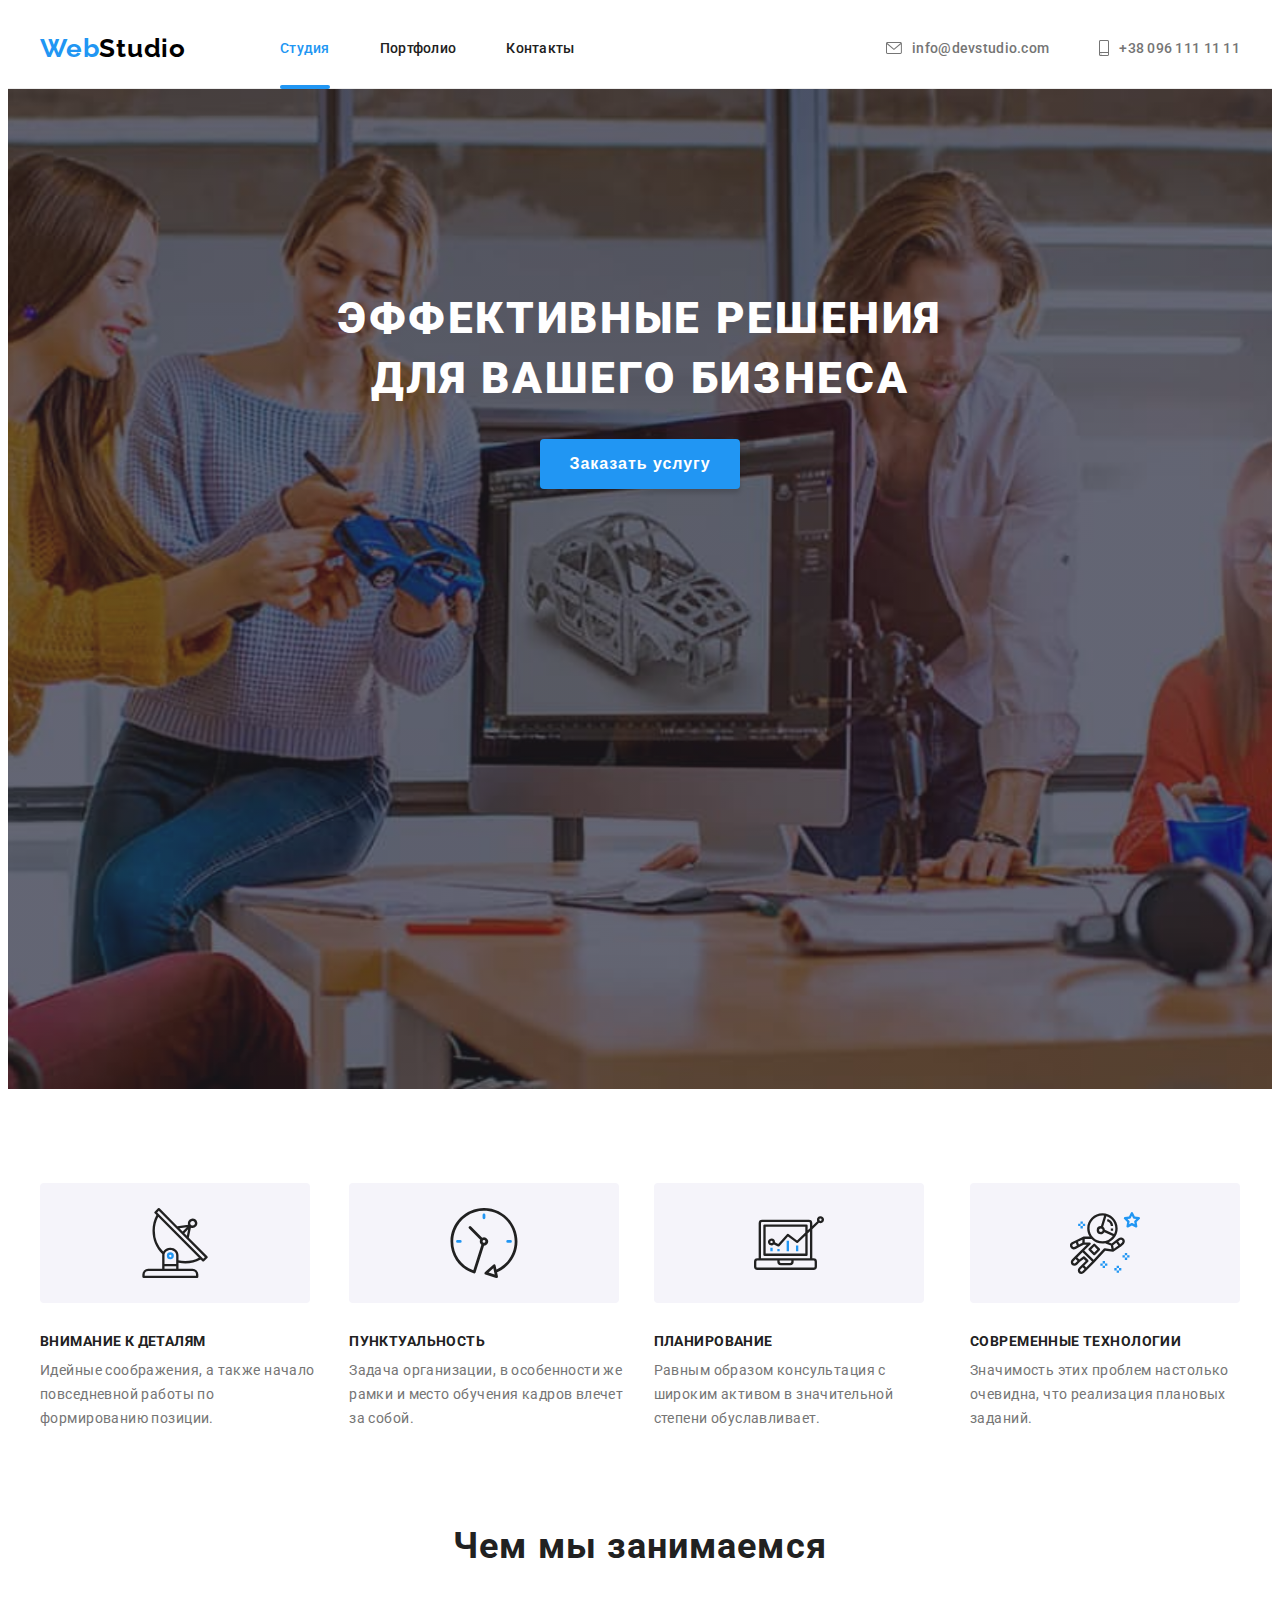
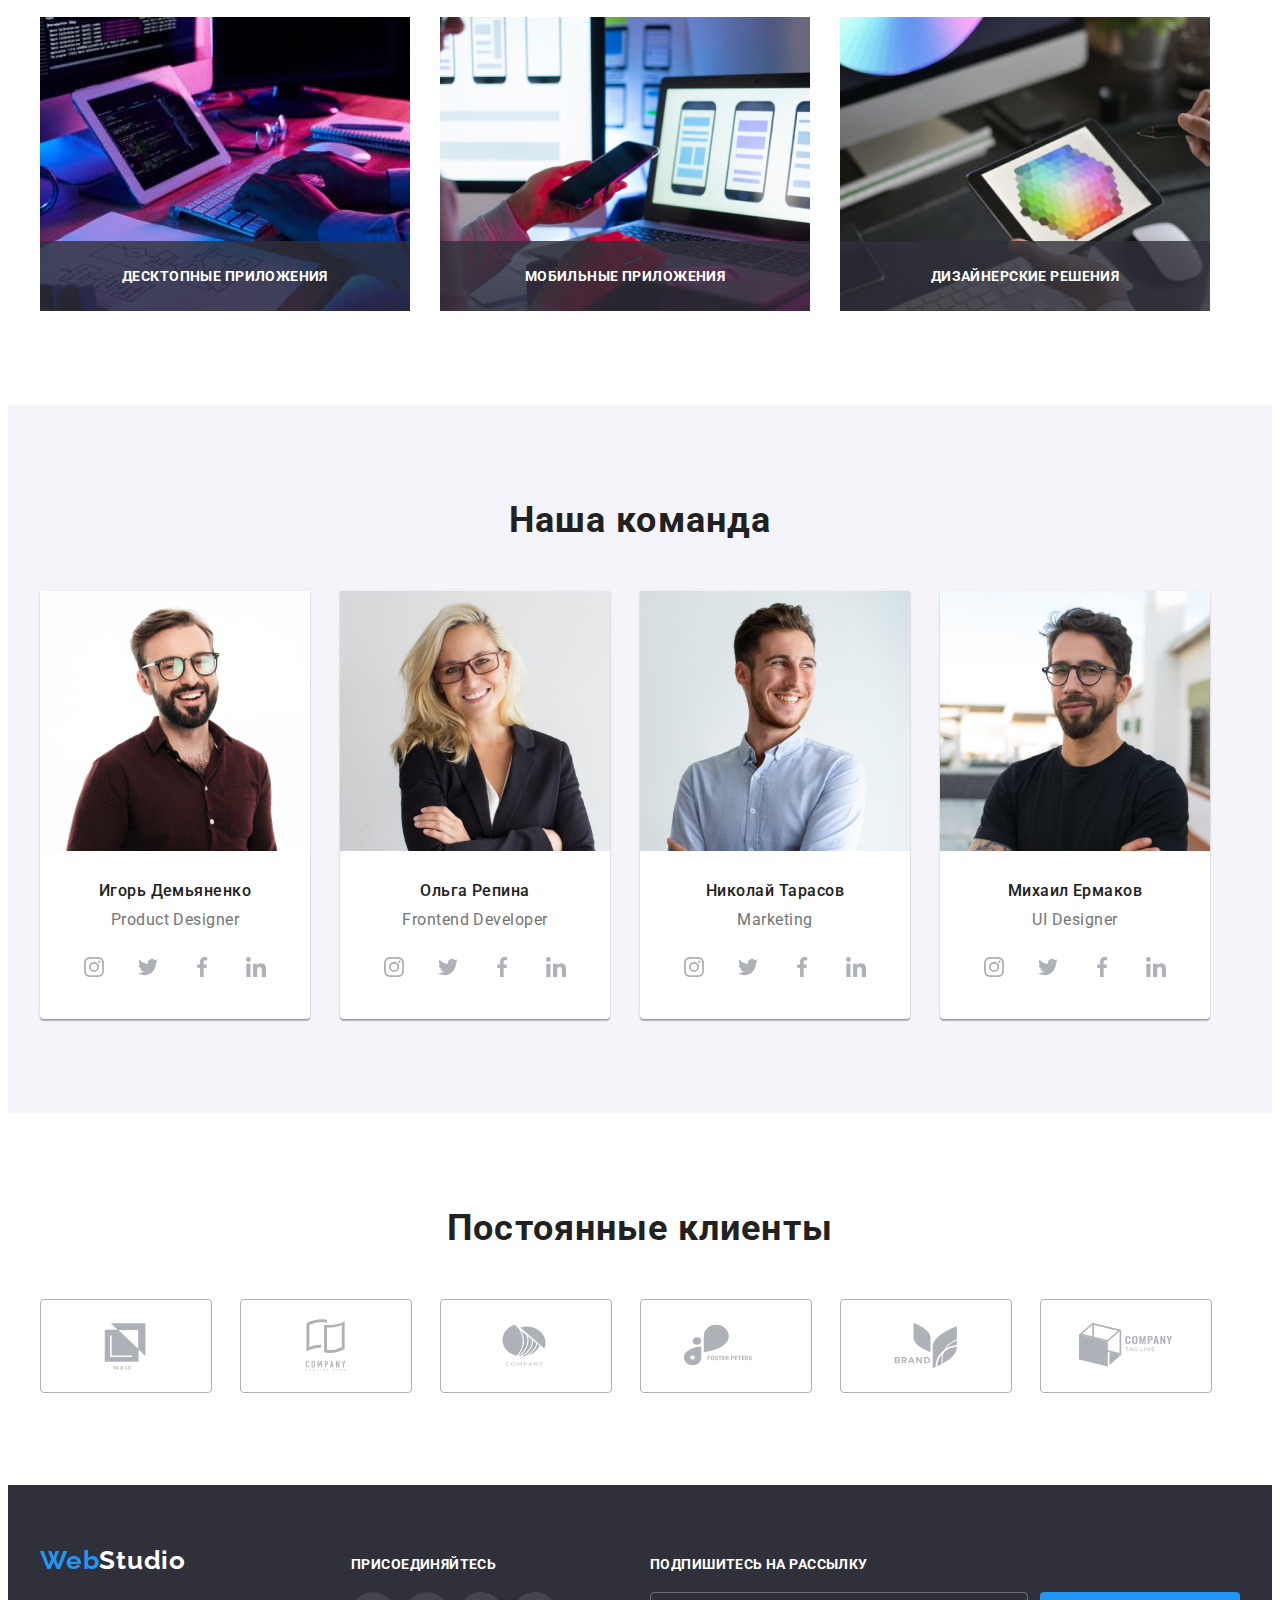
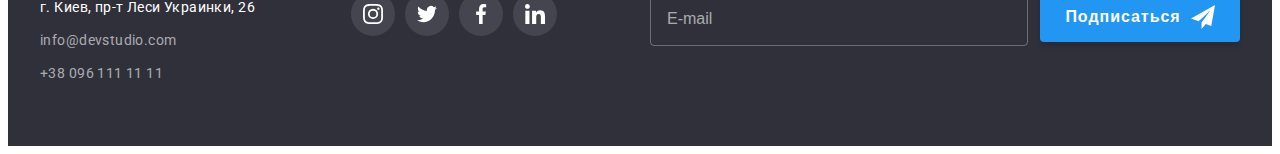
<file: index.html>
<!DOCTYPE html>
<html lang="ru">

<head>
    <meta charset="UTF-8">
    <meta http-equiv="X-UA-Compatible" content="IE=edge">
    <meta name="viewport" content="width=device-width, initial-scale=1.0">
    <title>Студия</title>
    <link rel="preconnect" href="https://fonts.googleapis.com">
    <link rel="preconnect" href="https://fonts.gstatic.com" crossorigin>
    <link href="https://fonts.googleapis.com/css2?family=Raleway:wght@700&family=Roboto:wght@400;500;700;900&display=swap"
        rel="stylesheet">
    <link rel="stylesheet" href="https://cdnjs.cloudflare.com/ajax/libs/modern-normalize/1.1.0/modern-normalize.min.css"
        integrity="sha512-wpPYUAdjBVSE4KJnH1VR1HeZfpl1ub8YT/NKx4PuQ5NmX2tKuGu6U/JRp5y+Y8XG2tV+wKQpNHVUX03MfMFn9Q=="
        crossorigin="anonymous" referrerpolicy="no-referrer" />
    <link rel="stylesheet" href="./css/styles.css">
</head>

<body>

    <!-- Шапка -->

    <header class="header">
        <div class="container main-nav">
            <nav class="nav">
                <a href="./index.html" lang="en" class="logo">Web<span class="logo-dark">Studio</span></a>
                <ul class="site-nav">
                    <li class="site-nav-item"> <a href="" class="site-nav-link current">Студия</a></li>
                    <li class="site-nav-item"> <a href="./portfolio.html" class="site-nav-link">Портфолио</a></li>
                    <li class="site-nav-item"> <a href="" class="site-nav-link">Контакты</a></li>
                </ul>
            </nav>
            <ul class="contacts">
                <li class="contacts-item"><a href="mailto:info@devstudio.com" class="contacts-link">
                    <svg class="icon-contacts" width="16" height="14">
                        <use href="./images/icons.svg#envelope"></use>
                    </svg>
                    info@devstudio.com</a></li>
                <li class="contacts-item"><a href="tel:+380961111111" class="contacts-link">
                    <svg class="icon-contacts" width="10" height="16">
                        <use href="./images/icons.svg#smartphone"></use>
                    </svg>
                    +38 096 111 11 11</a></li>
            </ul>
        </div>
    </header>

    <main>

        <!-- Герой -->
         <section class="hero">
             <div class="container">
                <h1 class="hero-title">Эффективные решения <br> для вашего бизнеса</h1>
                <button type="button" class="hero-btn" data-modal-open>Заказать услугу</button>
            </div>
        </section>

        <!-- Преимущества -->

        <section class="features section">
            <div class="container">
                <h2 class="visually-hidden">Наши преимущества</h2>
                <ul class="features-list">
                    
                    <li class="item">
                        <div class="features-icon">
                            <svg width="70" height="70">
                                <use href="./images/icons.svg#antenna"></use>
                            </svg>
                        </div>
                        <h3 class="features-title">Внимание к деталям</h3>
                        <p class="features-text">Идейные соображения, а также начало повседневной работы по формированию позиции.</p>
                       
                    </li>
                    <li class="item">
                        <div class="features-icon">
                            <svg width="70" height="70">
                                <use href="./images/icons.svg#clock"></use>
                            </svg>
                        </div>
                        <h3 class="features-title">Пунктуальность</h3>
                        <p class="features-text">Задача организации, в особенности же рамки и место обучения кадров влечет за собой.</p>
                    </li>
                    <li class="item">
                        <div class="features-icon">
                            <svg width="70" height="70">
                                <use href="./images/icons.svg#diagram"></use>
                            </svg>
                        </div>
                        <h3 class="features-title">Планирование</h3>
                        <p class="features-text">Равным образом консультация с широким активом в значительной степени обуславливает.</p>
                    </li>
                    <li class="item">
                        <div class="features-icon">
                            <svg width="70" height="70">
                                <use href="./images/icons.svg#astronaut"></use>
                            </svg>
                        </div>
                        <h3 class="features-title">Современные технологии</h3>
                        <p class="features-text">Значимость этих проблем настолько очевидна, что реализация плановых заданий.</p>
                    </li>
                </ul>
            </div>
        </section>

        <!-- Чем занимаемся -->

        <section class="about section">
            <div class="container">
                <h2 class="about-title">Чем мы занимаемся</h2>
                <ul class="about-list">
                    <li class="about-item">
                        <img src="./images/about-img-1.jpg" alt="разработчик пишет код" width="370" height="294">
                        <p class="about-text">Десктопные приложения</p>
                    </li>
                    <li class="about-item">
                        <img src="./images/about-img-2.jpg" alt="разработчик создает мобильное приложение" width="370"
                            height="294">
                        <p class="about-text">Мобильные приложения</p>
                     </li>
                    <li class="about-item">
                        <img src="./images/about-img-3.jpg" alt="дизайнер работает с цветовой палитрой" width="370"
                            height="294">
                        <p class="about-text">Дизайнерские решения</p>
                    </li>
                </ul>
            </div>
        </section>

        <!-- Наша команда -->

        <section class="team section">
            <div class="container">
                <h2 class="team-section-title">Наша команда</h2>
                <ul class="team-list">
                    <li class="team-item">
                        <img src="./images/product-designer.jpg" alt="Игорь Демьяненко" width="270" height="260">
                        <div class="team-card">
                            <h3 class="team-title">Игорь Демьяненко</h3>
                            <p lang="en" class="team-text">Product Designer</p>
                            <ul class="team-socials-list">
                                <li class="team-socials-item">
                                    <a href="" class="team-socials-link">
                                        <svg class="team-socials-icon">
                                            <use href="./images/icons.svg#instagram"></use>
                                        </svg>
                                    </a>
                                </li>
                                <li class="team-socials-item">
                                    <a href="" class="team-socials-link">
                                        <svg class="team-socials-icon">
                                            <use href="./images/icons.svg#twitter"></use>
                                        </svg>
                                    </a>
                                </li>
                                <li class="team-socials-item">
                                    <a href="" class="team-socials-link">
                                        <svg class="team-socials-icon">
                                            <use href="./images/icons.svg#facebook"></use>
                                        </svg>
                                    </a>
                                </li>
                                <li class="team-socials-item">
                                    <a href="" class="team-socials-link">
                                        <svg class="team-socials-icon">
                                            <use href="./images/icons.svg#linkedin"></use>
                                        </svg>
                                    </a>
                                </li>
                            </ul>
                        </div>
                        
                    </li>
                    <li class="team-item">
                        <img src="./images/frontend-developer.jpg" alt="Ольга Репина" width="270" height="260">
                        <div class="team-card">
                            <h3 class="team-title">Ольга Репина</h3>
                            <p lang="en" class="team-text">Frontend Developer</p>
                            <ul class="team-socials-list">
                                <li class="team-socials-item">
                                    <a href="" class="team-socials-link">
                                        <svg class="team-socials-icon">
                                            <use href="./images/icons.svg#instagram"></use>
                                        </svg>
                                    </a>
                                </li>
                                <li class="team-socials-item">
                                    <a href="" class="team-socials-link">
                                        <svg class="team-socials-icon">
                                            <use href="./images/icons.svg#twitter"></use>
                                        </svg>
                                    </a>
                                </li>
                                <li class="team-socials-item">
                                    <a href="" class="team-socials-link">
                                        <svg class="team-socials-icon">
                                            <use href="./images/icons.svg#facebook"></use>
                                        </svg>
                                    </a>
                                </li>
                                <li class="team-socials-item">
                                    <a href="" class="team-socials-link">
                                        <svg class="team-socials-icon">
                                            <use href="./images/icons.svg#linkedin"></use>
                                        </svg>
                                    </a>
                                </li>
                            </ul>
                        </div>
                    </li>
                    <li class="team-item">
                        <img src="./images/marketing.jpg" alt="Николай Тарасов" width="270" height="260">
                        <div class="team-card">
                            <h3 class="team-title">Николай Тарасов</h3>
                            <p lang="en" class="team-text">Marketing</p>
                            <ul class="team-socials-list">
                                <li class="team-socials-item">
                                    <a href="" class="team-socials-link">
                                        <svg class="team-socials-icon">
                                            <use href="./images/icons.svg#instagram"></use>
                                        </svg>
                                    </a>
                                </li>
                                <li class="team-socials-item">
                                    <a href="" class="team-socials-link">
                                        <svg class="team-socials-icon">
                                            <use href="./images/icons.svg#twitter"></use>
                                        </svg>
                                    </a>
                                </li>
                                <li class="team-socials-item">
                                    <a href="" class="team-socials-link">
                                        <svg class="team-socials-icon">
                                            <use href="./images/icons.svg#facebook"></use>
                                        </svg>
                                    </a>
                                </li>
                                <li class="team-socials-item">
                                    <a href="" class="team-socials-link">
                                        <svg class="team-socials-icon">
                                            <use href="./images/icons.svg#linkedin"></use>
                                        </svg>
                                    </a>
                                </li>
                            </ul>
                        </div>
                    </li>
                    <li class="team-item">
                        <img src="./images/ui-designer.jpg" alt="Михаил Ермаков" width="270" height="260">
                        <div class="team-card">
                            <h3 class="team-title">Михаил Ермаков</h3>
                            <p lang="en" class="team-text">UI Designer</p>
                            <ul class="team-socials-list">
                                <li class="team-socials-item">
                                    <a href="" class="team-socials-link">
                                        <svg class="team-socials-icon">
                                            <use href="./images/icons.svg#instagram"></use>
                                        </svg>
                                    </a>
                                </li>
                                <li class="team-socials-item">
                                    <a href="" class="team-socials-link">
                                        <svg class="team-socials-icon">
                                            <use href="./images/icons.svg#twitter"></use>
                                        </svg>
                                    </a>
                                </li>
                                <li class="team-socials-item">
                                    <a href="" class="team-socials-link">
                                        <svg class="team-socials-icon">
                                            <use href="./images/icons.svg#facebook"></use>
                                        </svg>
                                    </a>
                                </li>
                                <li class="team-socials-item">
                                    <a href="" class="team-socials-link">
                                        <svg class="team-socials-icon">
                                            <use href="./images/icons.svg#linkedin"></use>
                                        </svg>
                                    </a>
                                </li>
                            </ul>
                        </div>
                    </li>
                </ul>
            </div>
        </section>

        <section class="section">
            <div class="container">
                <h2 class="clients-section-title">Постоянные клиенты</h2>
                <ul class="clients">
                    <li class="clients-item">
                        <a href="" class="clients-link">
                            <svg class="clients-icon">
                                <use href="./images/icons.svg#client-1"></use>
                            </svg>
                        </a>                
                    </li>
                    <li class="clients-item">
                        <a href="" class="clients-link">
                            <svg class="clients-icon">
                                 <use href="./images/icons.svg#client-2"></use>
                            </svg>
                        </a>                       
                    </li>
                    <li class="clients-item">
                        <a href="" class="clients-link">
                            <svg class="clients-icon">
                                <use href="./images/icons.svg#client-3"></use>
                            </svg>
                        </a>                        
                    </li>
                    <li class="clients-item">
                        <a href="" class="clients-link">
                            <svg class="clients-icon">
                                <use href="./images/icons.svg#client-4"></use>
                            </svg>
                        </a>
                        
                    </li>
                    <li class="clients-item">
                       <a href="" class="clients-link">
                            <svg class="clients-icon">
                                <use href="./images/icons.svg#client-5"></use>
                            </svg>
                        </a>                        
                    </li>
                    <li class="clients-item">
                        <a href="" class="clients-link">
                            <svg class="clients-icon">
                                <use href="./images/icons.svg#client-6"></use>
                            </svg>
                         </a>        
                    </li>
                </ul>
            </div>

        </section>

    </main>

    <!-- Футер  -->

    <footer class="footer section">
        <div class="container footer-container">
            <div class="footer-div">
                <a href="./index.html" lang="en" class="logo">Web<span class="logo-light">Studio</span></a>
                <address class="address">
                    <ul class="footer-contacts">
                        <li class="footer-contacts-item">
                            <a href="https://goo.gl/maps/NeyZ6z4y3fE3uN9k6" target="_blank" rel="noopener noreferrer nofollow" class="footer-contacts-link link-white">
                                г. Киев, пр-т Леси Украинки, 26</a>
                        </li>
                        <li class="footer-contacts-item">
                            <a href="mailto:info@devstudio.com" class="footer-contacts-link">info@devstudio.com</a>
                        </li>
                        <li class="footer-contacts-item">
                            <a href="tel:+380961111111" class="footer-contacts-link">+38 096 111 11 11</a>
                        </li>
                    </ul>
                </address>
            </div>
            <div class="join">
                <p class="join-text">Присоединяйтесь</p>
                <ul class="join-socials-list">
                    <li class="join-socials-item">
                        <a href="" class="join-socials-link">
                            <svg class="join-socials-icon">
                                <use href="./images/icons.svg#instagram"></use>
                            </svg>
                        </a>
                    </li>
                    <li class="join-socials-item">
                        <a href="" class="join-socials-link">
                            <svg class="join-socials-icon">
                                <use href="./images/icons.svg#twitter"></use>
                            </svg>
                        </a>
                    </li>
                    <li class="join-socials-item">
                        <a href="" class="join-socials-link">
                            <svg class="join-socials-icon">
                                <use href="./images/icons.svg#facebook"></use>
                            </svg>
                        </a>
                    </li>
                    <li class="join-socials-item">
                        <a href="" class="join-socials-link">
                            <svg class="join-socials-icon">
                                <use href="./images/icons.svg#linkedin"></use>
                            </svg>
                        </a>
                    </li>
                </ul>
            </div>
            <div>
                <p class="subscribe-text">Подпишитесь на рассылку</p>
                <form class="subscribe">
                    <input type="email" name="email" placeholder="E-mail" class="email-input">
                    <button type="submit" class="subscribe-btn">
                        Подписаться
                        <svg class="subscribe-icon" width="24px" height="24px">
                            <use href="images/icons.svg#icon-send"></use>
                        </svg>
                    </button>
                </form>

            </div>
        </div>
    </footer>

    <!-- Модальное окно  -->

    <div class="backdrop is-hidden" data-modal>
        <div class="modal">
            <button type="button" class="modal-close-btn" data-modal-close>
                <svg class="close-btn" width="18px" height="18px">
                    <use href="images/icons.svg#close-icon"></use>
                </svg>
            </button>
            <p class="modal-title">Оставьте свои данные, мы вам перезвоним</p>
            <form class="modal-form">
                <div class="form-field">
                    <input 
                        type="text" 
                        name="user-name" 
                        id="input-name"
                        class="modal-input" 
                        placeholder=" "
                        data-placeholder="Имя Фамилия">
                       
                    <label for="input-name" class="modal-label">Имя</label>
                    <svg class="modal-icon" width="18px" height="18px">
                        <use href="images/icons.svg#person-black"></use>
                    </svg>
                </div>
                <div class="form-field">
                    <input 
                        type="tel" 
                        name="user-tel" 
                        id="input-tel"
                        class="modal-input" 
                        placeholder=" "
                        data-placeholder="+3800-00-00-000">

                    <label for="input-tel" class="modal-label">Телефон</label>
                    <svg class="modal-icon" width="18px" height="18px">
                        <use href="images/icons.svg#phone-black"></use>
                    </svg>

                </div>
                <div class="form-field">
                    <input 
                        type="email" 
                        name="user-email" 
                        id="input-email"
                        class="modal-input" 
                        placeholder=" "
                        data-placeholder="mail@mail.com">
                    <label for="input-email" class="modal-label">Почта</label>
                    <svg class="modal-icon" width="18px" height="18px">
                        <use href="images/icons.svg#email-black"></use>
                    </svg>
                </div>
                <div class="comment-field">
                    <textarea 
                    name="user-comment" 
                    id="input-comment" 
                    class="modal-input comment" 
                    cols="30" rows="10" 
                    placeholder=" "
                    data-placeholder="Введите текст"></textarea>
                    <label for="input-comment" class="modal-label comment-label">Комментарий</label>
                </div>

                <div class="form-field">
                    <input type="checkbox" class="modal-check visually-hidden" id="modal-check" name="modal-check">
                    <label for="modal-check" class="checkbox-label">
                        <span>
                            <svg class="checkbox-icon" width="16" height="15">
                                <use href="images/icons.svg#check"></use>
                            </svg>
                        </span>
                        Соглашаюсь с рассылкой и принимаю<a href="" class="agreement-link">Условия договора</a>
                    </label>
                </div>
                
                <button type="submit" class="modal-btn">Отправить</button>
                

            </form>

            
        </div>
    </div>

    <script src="./js/modal.js"></script>

</body>

</html>
</file>
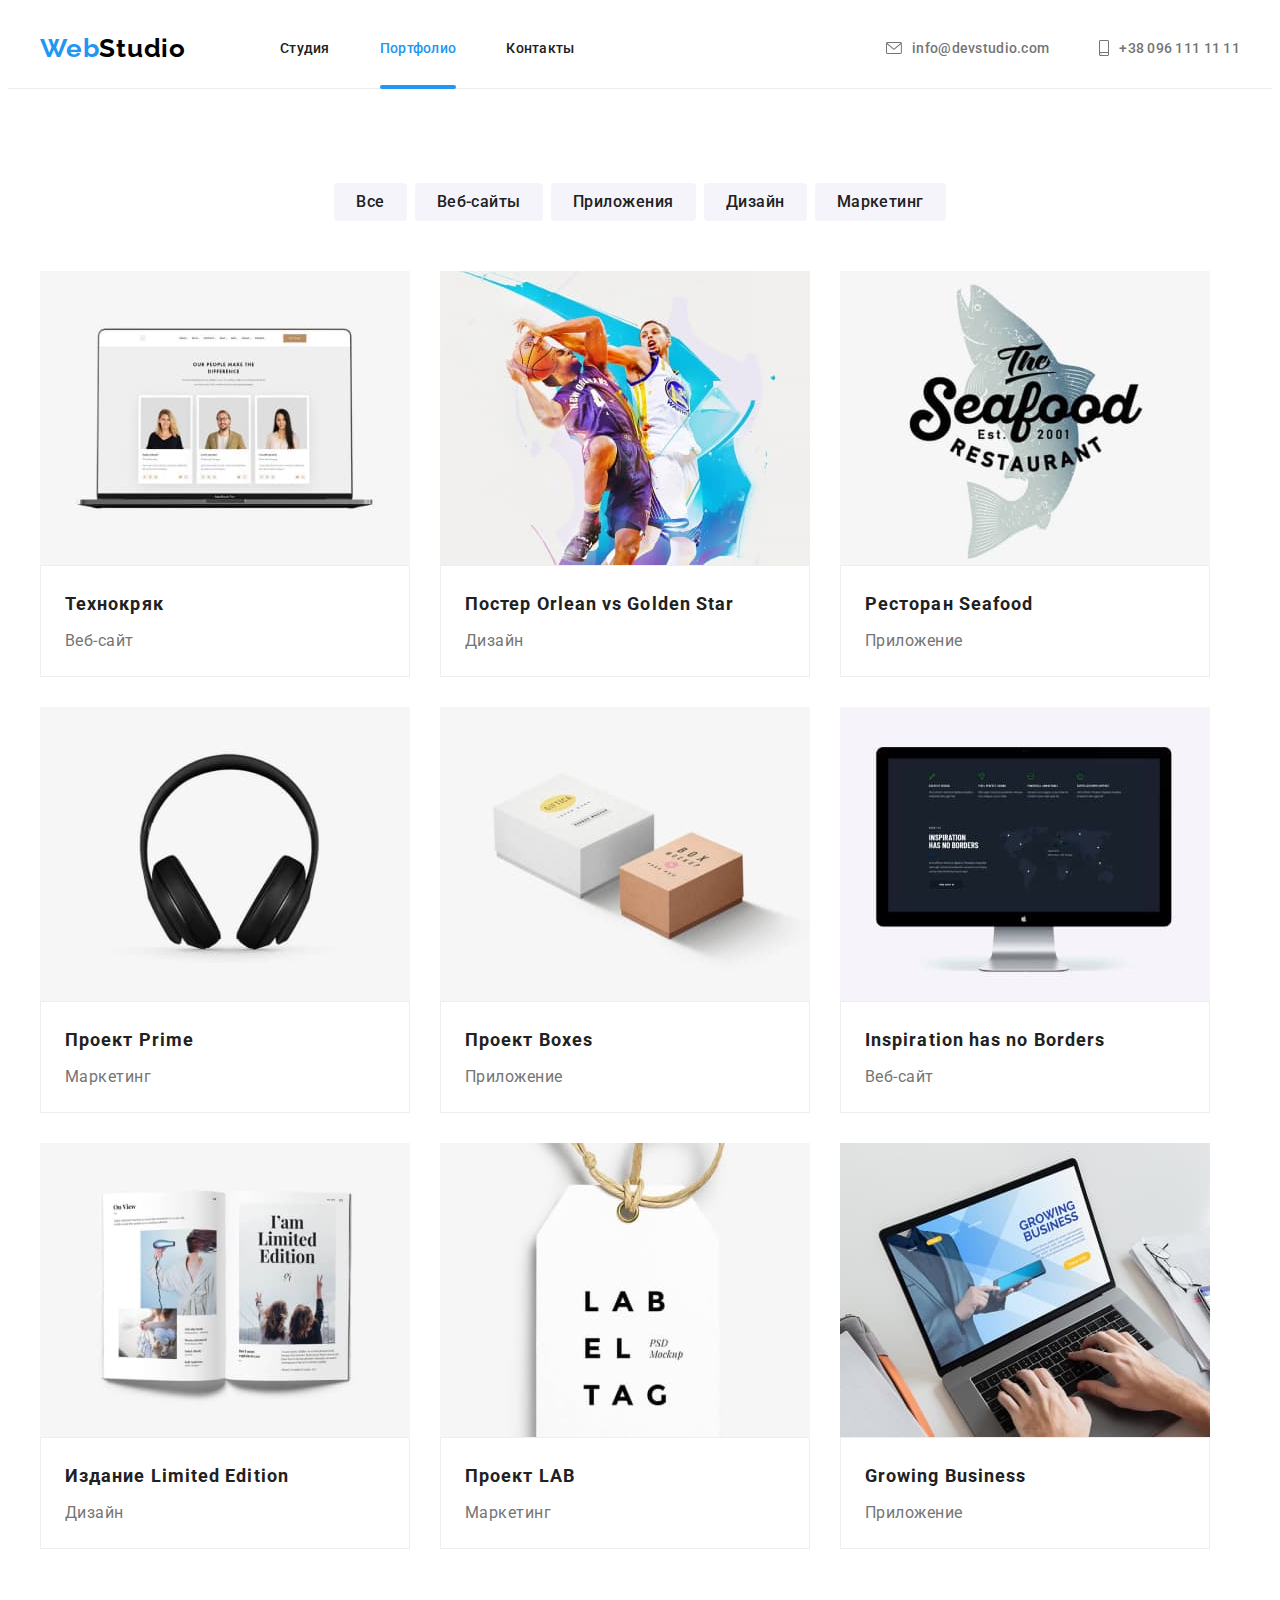
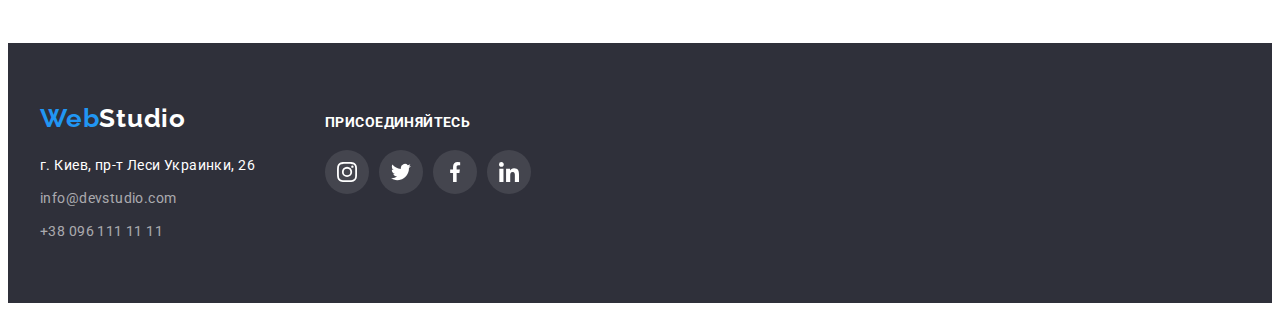
<file: portfolio.html>
<!DOCTYPE html>
<html lang="ru">

<head>
    <meta charset="UTF-8">
    <meta http-equiv="X-UA-Compatible" content="IE=edge">
    <meta name="viewport" content="width=device-width, initial-scale=1.0">
    <title>Портфолио</title>
    <link rel="preconnect" href="https://fonts.googleapis.com">
    <link rel="preconnect" href="https://fonts.gstatic.com" crossorigin>
    <link href="https://fonts.googleapis.com/css2?family=Raleway:wght@700&family=Roboto:wght@400;500;700;900&display=swap"
        rel="stylesheet">
    <link rel="stylesheet" href="https://cdnjs.cloudflare.com/ajax/libs/modern-normalize/1.1.0/modern-normalize.min.css"
        integrity="sha512-wpPYUAdjBVSE4KJnH1VR1HeZfpl1ub8YT/NKx4PuQ5NmX2tKuGu6U/JRp5y+Y8XG2tV+wKQpNHVUX03MfMFn9Q=="
        crossorigin="anonymous" referrerpolicy="no-referrer" />
    <link rel="stylesheet" href="./css/styles.css">
</head>

<body>

    <!-- Шапка -->

    <header class="header">
        <div class="container main-nav">
            <nav class="nav">
                <a href="./index.html" lang="en" class="logo">Web<span class="logo-dark">Studio</span></a>
                <ul class="site-nav">
                    <li class="site-nav-item"> <a href="./index.html" class="site-nav-link">Студия</a></li>
                    <li class="site-nav-item"> <a href="./portfolio.html" class="site-nav-link current">Портфолио</a></li>
                    <li class="site-nav-item"> <a href="" class="site-nav-link">Контакты</a></li>
                </ul>
            </nav>
            <ul class="contacts">
                <li class="contacts-item"><a href="mailto:info@devstudio.com" class="contacts-link">
                        <svg class="icon-contacts" width="16" height="14">
                            <use href="./images/icons.svg#envelope"></use>
                        </svg>
                        info@devstudio.com</a></li>
                <li class="contacts-item"><a href="tel:+380961111111" class="contacts-link">
                        <svg class="icon-contacts" width="10" height="16">
                            <use href="./images/icons.svg#smartphone"></use>
                        </svg>
                        +38 096 111 11 11</a></li>
            </ul>
        </div>
    </header>

    <main>

        <!-- Портфолио -->

        <section class="section">
            <div class="container">

                <h1 class="visually-hidden">Портфолио</h1>

                <ul class="filter">
                    <li class="filter-item"> <button type="button" class="filter-btn">Все</button></li>
                    <li class="filter-item"> <button type="button" class="filter-btn">Веб-сайты</button></li>
                    <li class="filter-item"> <button type="button" class="filter-btn">Приложения</button></li>
                    <li class="filter-item"> <button type="button" class="filter-btn">Дизайн</button></li>
                    <li class="filter-item"> <button type="button" class="filter-btn">Маркетинг</button></li>
                </ul>

                <ul class="portfolio-list">
                    <li class="item"> 
                        <a href="" class="portfolio-link">
                            <div class="portfolio-wrap">
                                <img src="./images/technokryak.jpg" alt="Веб-сайт" width="370" height="294">
                                <p class="description-text">Технокряк это современная площадка распространения коронавируса. Компании используют эту платформу для цифрового
                                    шпионажа и атак на защищённые сервера конкурентов.</p>
                            </div>
                            <div class="portfolio-card">
                                <h2 class="portfolio-title">Технокряк</h2>
                                <p class="portfolio-text">Веб-сайт</p>
                            </div>
                        </a>
                    </li>
                    <li class="item"> 
                        <a href="" class="portfolio-link">
                            <div class="portfolio-wrap">
                                <img src="./images/poster.jpg" alt="Постер с баскетболистами" width="370" height="294">
                                <p class="description-text">Технокряк это современная площадка распространения коронавируса. Компании используют эту
                                    платформу для цифрового
                                    шпионажа и атак на защищённые сервера конкурентов.</p>
                            </div>
                            <div class="portfolio-card">
                                <h2 class="portfolio-title">Постер <span lang="en">Orlean vs Golden Star</span></h2>
                                <p class="portfolio-text">Дизайн</p>
                            </div>
                        </a>
                    </li>
                    <li class="item">
                        <a href="" class="portfolio-link">
                            <div class="portfolio-wrap">
                                <img src="./images/seafood.jpg" alt="Логотип Ресторана" width="370" height="294">
                                <p class="description-text">Технокряк это современная площадка распространения коронавируса. Компании используют эту
                                    платформу для цифрового
                                    шпионажа и атак на защищённые сервера конкурентов.</p>
                            </div>
                            <div class="portfolio-card">
                                <h2 class="portfolio-title">Ресторан <span lang="en">Seafood</span></h2>
                                <p class="portfolio-text">Приложение</p>
                            </div>
                        </a>
                    </li>
                    <li class="item">
                        <a href="" class="portfolio-link">
                            <div class="portfolio-wrap">
                                <img src="./images/prime.jpg" alt="Наушники" width="370" height="294">
                                <p class="description-text">Технокряк это современная площадка распространения коронавируса. Компании используют эту
                                    платформу для цифрового
                                    шпионажа и атак на защищённые сервера конкурентов.</p>
                            </div>
                            <div class="portfolio-card">
                                <h2 class="portfolio-title">Проект <span lang="en">Prime</span></h2>
                                <p class="portfolio-text">Маркетинг</p>
                            </div>    
                        </a>
                    </li>
                    <li class="item">
                        <a href="" class="portfolio-link">
                            <div class="portfolio-wrap">
                                <img src="./images/boxes.jpg" alt="Коробки" width="370" height="294">
                                <p class="description-text">Технокряк это современная площадка распространения коронавируса. Компании используют эту
                                    платформу для цифрового
                                    шпионажа и атак на защищённые сервера конкурентов.</p>
                            </div>
                            <div class="portfolio-card">
                                <h2 class="portfolio-title">Проект <span lang="en">Boxes</span></h2>
                                <p class="portfolio-text">Приложение</p>
                            </div>     
                        </a>
                    </li>
                    <li class="item">
                        <a href="" class="portfolio-link">
                            <div class="portfolio-wrap">
                                <img src="./images/desktop.jpg" alt="Монитор" width="370" height="294">
                                <p class="description-text">Технокряк это современная площадка распространения коронавируса. Компании используют эту
                                    платформу для цифрового
                                    шпионажа и атак на защищённые сервера конкурентов.</p>
                            </div>
                            <div class="portfolio-card">
                                <h2 lang="en" class="portfolio-title">Inspiration has no Borders</h2>
                                <p class="portfolio-text">Веб-сайт</p>
                            </div>
                        </a>
                    </li>
                    <li class="item">
                        <a href="" class="portfolio-link">
                            <div class="portfolio-wrap">
                                <img src="./images/limited-edition.jpg" alt="Книга" width="370" height="294">
                                <p class="description-text">Технокряк это современная площадка распространения коронавируса. Компании используют эту
                                    платформу для цифрового
                                    шпионажа и атак на защищённые сервера конкурентов.</p>
                            </div>
                            <div class="portfolio-card">
                                <h2 class="portfolio-title">Издание <span lang="en">Limited Edition</span></h2>
                                <p class="portfolio-text">Дизайн</p>
                            </div>
                        </a>
                    </li>
                    <li class="item">
                        <a href="" class="portfolio-link">
                            <div class="portfolio-wrap">
                                <img src="./images/lab.jpg" alt="Бирка с логотипом" width="370" height="294">
                                <p class="description-text">Технокряк это современная площадка распространения коронавируса. Компании используют эту
                                    платформу для цифрового
                                    шпионажа и атак на защищённые сервера конкурентов.</p>
                                </div>
                            <div class="portfolio-card">
                                <h2 class="portfolio-title">Проект <span lang="en">LAB</span></h2>
                                <p class="portfolio-text">Маркетинг</p>
                            </div>
                        </a>
                    </li>
                    <li class="item">
                        <a href="" class="portfolio-link">
                            <div class="portfolio-wrap">
                                <img src="./images/laptop.jpg" alt="Ноутбук" width="370" height="294">
                                <p class="description-text">Технокряк это современная площадка распространения коронавируса. Компании используют эту
                                    платформу для цифрового
                                    шпионажа и атак на защищённые сервера конкурентов.</p>
                                </div>
                            <div class="portfolio-card">
                                <h2 lang="en" class="portfolio-title">Growing Business</h2>
                                <p class="portfolio-text">Приложение</p>
                            </div>
                        </a>
                    </li>
                </ul>
            </div>
        </section>

    </main>

    <!-- Футер -->

    <footer class="footer section">
        <div class="container footer-container">
            <div>
                <a href="./index.html" lang="en" class="logo">Web<span class="logo-light">Studio</span></a>
                <address class="address">
                    <ul class="footer-contacts">
                        <li class="footer-contacts-item">
                            <a href="https://goo.gl/maps/NeyZ6z4y3fE3uN9k6" target="_blank"
                                rel="noopener noreferrer nofollow" class="footer-contacts-link link-white">
                                г. Киев, пр-т Леси Украинки, 26</a>
                        </li>
                        <li class="footer-contacts-item">
                            <a href="mailto:info@devstudio.com" class="footer-contacts-link">info@devstudio.com</a>
                        </li>
                        <li class="footer-contacts-item">
                            <a href="tel:+380961111111" class="footer-contacts-link">+38 096 111 11 11</a>
                        </li>
                    </ul>
                </address>
            </div>
            <div class="join">
                <p class="join-text">Присоединяйтесь</p>
                <ul class="join-socials-list">
                    <li class="join-socials-item">
                        <a href="" class="join-socials-link">
                            <svg class="join-socials-icon">
                                <use href="./images/icons.svg#instagram"></use>
                            </svg>
                        </a>
                    </li>
                    <li class="join-socials-item">
                        <a href="" class="join-socials-link">
                            <svg class="join-socials-icon">
                                <use href="./images/icons.svg#twitter"></use>
                            </svg>
                        </a>
                    </li>
                    <li class="join-socials-item">
                        <a href="" class="join-socials-link">
                            <svg class="join-socials-icon">
                                <use href="./images/icons.svg#facebook"></use>
                            </svg>
                        </a>
                    </li>
                    <li class="join-socials-item">
                        <a href="" class="join-socials-link">
                            <svg class="join-socials-icon">
                                <use href="./images/icons.svg#linkedin"></use>
                            </svg>
                        </a>
                    </li>
                </ul>
            </div>
        </div>
    </footer>

</body>

</html>
</file>
<file: css/styles.css>
:root {
  --header-text-color: #212121;
  --first-text-color: #757575;
  --second-text-color: #ffffff;
  --accent-color: #2196f3;
  --logo-text-color: #000000;
  --icons-color: #afb1b8;
}

p,
h1,
h2,
h3,
h4,
h5,
h6 {
  margin: 0;
}

.button {
  cursor: pointer;
}

body {
  font-family: 'Roboto', sans-serif;
  background-color: #ffffff;
}

ul {
  list-style: none;
  margin: 0;
  padding: 0;
}

a {
  text-decoration: none;
}

img {
  display: block;
  max-width: 100%;
  height: auto;
}

.container {
  width: 1200px;
  padding-left: 15px;
  padding-right: 15px;
  margin: 0 auto;
}

.section {
  padding-top: 94px;
  padding-bottom: 94px;
}

.visually-hidden {
  position: absolute;
  white-space: nowrap;
  width: 1px;
  height: 1px;
  overflow: hidden;
  border: 0;
  padding: 0;
  clip: rect(0 0 0 0);
  clip-path: inset(50%);
  margin: -1px;
}

/* -----------Header------------ */

.header {
  border-bottom: 1px solid #ececec;
}

.main-nav {
  display: flex;
}

.logo {
  font-family: Raleway, sans-serif;
  font-weight: 700;
  font-size: 26px;
  line-height: calc(31 / 26);
  letter-spacing: 0.03em;
  color: var(--accent-color);
}

.logo-dark {
  color: var(--logo-text-color);
}

.logo-light {
  color: var(--second-text-color);
}

.nav {
  display: flex;
  align-items: center;
}

.site-nav {
  display: flex;
  margin-left: 94px;
}

.site-nav-item:not(:last-child) {
  margin-right: 50px;
}

.site-nav-link {
  display: block;
  padding-top: 32px;
  padding-bottom: 32px;
  font-weight: 500;
  font-size: 14px;
  line-height: calc(16 / 14);
  letter-spacing: 0.02em;
  color: var(--header-text-color);
  transition: color 250ms cubic-bezier(0.4, 0, 0.2, 1);
}

.contacts {
  display: flex;
  align-items: center;
  margin-left: auto;
}

.contacts-item + .contacts-item {
  margin-left: 50px;
}

.contacts-link {
  display: flex;
  align-items: center;
  padding-top: 32px;
  padding-bottom: 32px;

  font-weight: 500;
  font-size: 14px;
  line-height: calc(16 / 14);
  letter-spacing: 0.02em;

  color: var(--first-text-color);
  transition: color 250ms cubic-bezier(0.4, 0, 0.2, 1);
}

.icon-contacts {
  margin-right: 10px;
  fill: currentColor;
}

.site-nav-link:hover,
.site-nav-link:focus,
.contacts-link:hover,
.contacts-link:focus {
  color: var(--accent-color);
}

.current {
  color: var(--accent-color);
  position: relative;
}

.current::after {
  content: '';
  position: absolute;
  bottom: -1px;
  right: 0;

  width: 100%;
  height: 4px;
  border-radius: 2px;

  background-color: var(--accent-color);
}

/* -----------Hero------------ */

.hero {
  margin-left: auto;
  margin-right: auto;
  max-width: 1600px;
  height: 600px;
  padding-top: 200px;
  padding-bottom: 200px;
  background-color: #2f303a;
  background-image: linear-gradient(rgba(47, 48, 58, 0.4), rgba(47, 48, 58, 0.4)),
    url('../images/hero.jpg');
  background-repeat: no-repeat;
  background-position: center;
  background-size: cover;

  text-align: center;
}

.hero-title {
  margin-bottom: 30px;
  font-weight: 900;
  font-size: 44px;
  line-height: 1.36;
  letter-spacing: 0.06em;
  text-transform: uppercase;
  color: var(--second-text-color);
}

.hero-btn,
.subscribe-btn,
.modal-btn {
  display: flex;
  align-items: center;
  justify-content: center;
  padding: 0;
  margin: 0 auto;
  cursor: pointer;
  width: 200px;
  height: 50px;

  font-weight: 700;
  font-size: 16px;
  line-height: 1.87;
  letter-spacing: 0.06em;

  color: var(--second-text-color);
  background-color: var(--accent-color);
  border: transparent;
  box-shadow: 0px 4px 4px rgba(0, 0, 0, 0.15);
  border-radius: 4px;
  transition: background-color 250ms cubic-bezier(0.4, 0, 0.2, 1);
}

.hero-btn:focus,
.hero-btn:hover,
.subscribe-btn:focus,
.subscribe-btn:hover,
.modal-btn:focus,
.modal-btn:hover {
  background-color: #188ce8;
}

/* -----------Features------------ */

.features {
  padding-bottom: 0px;
}

.features-list {
  display: flex;
}

.features-list .item + .item {
  margin-left: 30px;
}

.features-icon {
  display: flex;
  align-items: center;
  justify-content: center;
  width: 270px;
  height: 120px;
  margin-bottom: 30px;

  background-color: #f5f4fa;
  border-radius: 4px;
}

.features-title {
  margin-bottom: 10px;
  font-weight: 700;
  font-size: 14px;
  line-height: calc(16 / 14);
  letter-spacing: 0.03em;
  text-transform: uppercase;
  color: var(--header-text-color);
}

.features-text {
  font-size: 14px;
  line-height: 1.71;
  letter-spacing: 0.03em;
  color: var(--first-text-color);
}

/* -----------About------------ */

.about-title {
  margin-bottom: 50px;
  font-weight: 700;
  font-size: 36px;
  line-height: calc(42 / 36);
  text-align: center;
  letter-spacing: 0.03em;
  color: var(--header-text-color);
}
.about-list {
  display: flex;
}

.about-item {
  position: relative;
}

.about-item + .about-item {
  margin-left: 30px;
}

.about-text {
  position: absolute;
  display: flex;
  align-items: center;
  justify-content: center;

  bottom: 0;
  left: 0;
  width: 100%;
  min-height: 70px;

  font-size: 14px;
  font-weight: 700;
  line-height: calc(16.41 / 14);
  letter-spacing: 0.03em;
  text-transform: uppercase;

  color: rgba(255, 255, 255, 1);
  background-color: rgba(47, 48, 58, 0.8);
}

/* -----------Team------------ */

.team {
  background-color: #f5f4fa;
}

.team-item {
  background-color: #ffffff;
  box-shadow: 0px 1px 3px rgba(0, 0, 0, 0.12), 0px 1px 1px rgba(0, 0, 0, 0.14),
    0px 2px 1px rgba(0, 0, 0, 0.2);
  border-radius: 0px 0px 4px 4px;
}

.team-list {
  display: flex;
  font-size: 16px;
  line-height: calc(19 / 16);
  text-align: center;
  letter-spacing: 0.03em;
}

.team-item + .team-item {
  margin-left: 30px;
}

.team-section-title {
  margin-bottom: 50px;
  font-weight: 700;
  font-size: 36px;
  line-height: calc(42 / 36);
  text-align: center;
  letter-spacing: 0.03em;
  color: var(--header-text-color);
}
.team-card {
  padding-top: 30px;
  padding-bottom: 30px;
}

.team-title {
  margin-bottom: 10px;
  font-weight: 500;
  font-size: 16px;
  line-height: calc(19 / 16);
  text-align: center;
  letter-spacing: 0.03em;
  color: var(--header-text-color);
}

.team-text {
  margin-bottom: 16px;
  font-size: 16px;
  line-height: calc(19 / 16);
  text-align: center;
  letter-spacing: 0.03em;
  color: var(--first-text-color);
}

.team-socials-list {
  display: flex;
  justify-content: center;
}

.team-socials-link {
  display: flex;
  align-items: center;
  justify-content: center;

  width: 44px;
  height: 44px;
  border-radius: 50%;
  color: var(--icons-color);
  transition: background-color 250ms cubic-bezier(0.4, 0, 0.2, 1),
    color 250ms cubic-bezier(0.4, 0, 0.2, 1);
}

.team-socials-link:hover,
.team-socials-link:focus {
  background-color: var(--accent-color);
  color: var(--second-text-color);
}

.team-socials-item + .team-socials-item {
  margin-left: 10px;
}

.team-socials-icon {
  width: 20px;
  height: 20px;
  fill: currentColor;
}

/* -----------Clients------------ */

.clients {
  display: flex;
}

.clients-section-title {
  margin-bottom: 50px;
  font-weight: 700;
  font-size: 36px;
  line-height: calc(42 / 36);
  text-align: center;
  letter-spacing: 0.03em;
  color: var(--header-text-color);
}

.clients-item {
  width: 170px;
  height: 92px;
}

.clients-link {
  display: flex;
  align-items: center;
  justify-content: center;
  width: 100%;
  height: 100%;
  border: solid 1px;
  border-color: var(--icons-color);
  border-radius: 4px;
  color: var(--icons-color);
  transition: color 250ms cubic-bezier(0.4, 0, 0.2, 1),
    border-color 250ms cubic-bezier(0.4, 0, 0.2, 1);
}

.clients-item + .clients-item {
  margin-left: 30px;
}

.clients-icon {
  width: 106px;
  height: 60px;
  fill: currentColor;
}

.clients-link:hover,
.clients-link:focus {
  color: var(--accent-color);
  border-color: var(--accent-color);
}
/* -----------Footer------------ */

.footer {
  padding-top: 60px;
  padding-bottom: 60px;
  background-color: #2f303a;
}

.footer-container {
  display: flex;
  align-items: baseline;
}

.footer-div {
  flex-grow: 1;
}

.logo-light {
  font-family: Raleway, sans-serif;
  font-weight: 700;
  font-size: 26px;
  line-height: calc(31 / 26);
  letter-spacing: 0.03em;
  color: var(--second-text-color);
}

.address {
  margin-top: 20px;
}
.footer-contacts-item:not(:last-child) {
  margin-bottom: 9px;
}

.footer-contacts-link {
  font-style: normal;
  font-size: 14px;
  line-height: 1.71;
  letter-spacing: 0.03em;
  color: rgba(255, 255, 255, 0.6);
  transition: color 250ms cubic-bezier(0.4, 0, 0.2, 1);
}

.link-white {
  color: var(--second-text-color);
}

.footer-contacts-link:hover,
.footer-contacts-link:focus {
  color: var(--accent-color);
}

.join {
  margin-left: 70px;
  margin-right: 93px;
}
.join-text,
.subscribe-text {
  margin-bottom: 20px;
  font-size: 14px;
  font-weight: 700;
  line-height: calc(16.41 / 14);
  letter-spacing: 0.03em;
  text-align: left;
  text-transform: uppercase;
  color: var(--second-text-color);
}

.join-socials-list {
  display: flex;
}

.join-socials-item + .join-socials-item {
  margin-left: 10px;
}

.join-socials-link {
  display: flex;
  align-items: center;
  justify-content: center;

  width: 44px;
  height: 44px;
  border-radius: 50%;

  background-color: rgba(255, 255, 255, 0.1);
  color: var(--second-text-color);

  transition: background-color 250ms cubic-bezier(0.4, 0, 0.2, 1);
}

.join-socials-link:hover,
.join-socials-link:focus {
  background-color: var(--accent-color);
}

.join-socials-icon {
  width: 20px;
  height: 20px;
  fill: currentColor;
}

.subscribe {
  display: flex;
}

.email-input {
  width: 358px;
  height: 50px;
  padding-left: 16px;
  margin-right: 12px;
  outline: none;
  background-color: transparent;
  border: 1px solid rgba(255, 255, 255, 0.3);
  border-radius: 4px;
  color: var(--second-text-color);
}

.email-input::placeholder {
  font-size: 16px;
  line-height: 1.25;
  letter-spacing: 3%;
  color: rgba(255, 255, 255, 0.6);
}

.subscribe-btn {
  display: flex;
  align-items: center;
  justify-content: center;
}

.subscribe-icon {
  margin-left: 10px;
  fill: var(--second-text-color);
}
/* -----------Portfolio------------ */

.filter {
  display: flex;
  justify-content: center;
  margin-bottom: 50px;
}

.filter-item:not(:last-child) {
  margin-right: 8px;
}

.filter-btn {
  padding: 6px 22px;

  font-family: inherit;
  font-weight: 500;
  font-size: 16px;
  line-height: 1.62;
  text-align: center;
  letter-spacing: 0.03em;

  color: var(--header-text-color);
  background-color: #f5f4fa;
  border-radius: 4px;
  cursor: pointer;
  border: transparent;

  transition: background-color 250ms cubic-bezier(0.4, 0, 0.2, 1),
    color 250ms cubic-bezier(0.4, 0, 0.2, 1), box-shadow 250ms cubic-bezier(0.4, 0, 0.2, 1);
}

.filter-btn:hover,
.filter-btn:focus {
  background-color: var(--accent-color);
  color: var(--second-text-color);
  box-shadow: 0px 3px 1px rgba(0, 0, 0, 0.1), 0px 1px 2px rgba(0, 0, 0, 0.08),
    0px 2px 2px rgba(0, 0, 0, 0.12);
}

.portfolio-list {
  display: flex;
  flex-wrap: wrap;
  margin: -15px;
}

.portfolio-list .item {
  margin: 15px;
}

.portfolio-card {
  padding: 20px 24px;
  border: 1px solid #eeeeee;
}

.portfolio-title {
  margin-bottom: 4px;
  font-weight: 700;
  font-size: 18px;
  line-height: 2;
  letter-spacing: 0.06em;
  color: var(--header-text-color);
}

.portfolio-text {
  font-size: 16px;
  line-height: 1.87;
  letter-spacing: 0.03em;
  color: var(--first-text-color);
}

.portfolio-link {
  display: block;
  transition: box-shadow 250ms cubic-bezier(0.4, 0, 0.2, 1);
}

.portfolio-link:hover,
.portfolio-link:focus {
  box-shadow: 1px 4px 6px rgba(0, 0, 0, 0.16), 0px 4px 4px rgba(0, 0, 0, 0.06),
    0px 1px 1px rgba(0, 0, 0, 0.12);
}

.portfolio-link:hover .description-text,
.portfolio-link:focus .description-text {
  transform: translateY(0);
}

.portfolio-wrap {
  position: relative;
  overflow: hidden;
}

.description-text {
  position: absolute;
  top: 0;
  left: 0;
  width: 100%;
  height: 100%;

  padding: 63px 24px;
  font-size: 18px;
  line-height: 1.55;
  letter-spacing: 0.03em;
  color: rgba(255, 255, 255, 1);
  background-color: rgba(33, 150, 243, 0.9);

  transform: translateY(100%);
  transition: transform 250ms cubic-bezier(0.4, 0, 0.2, 1);
}

/* -----------Modal------------ */

.backdrop {
  position: fixed;
  top: 0;
  width: 100vw;
  height: 100vh;
  background-color: rgba(0, 0, 0, 0.2);
  transition: opacity 250ms cubic-bezier(0.4, 0, 0.2, 1),
    visibility 250ms cubic-bezier(0.4, 0, 0.2, 1);
}

.backdrop.is-hidden .modal {
  transform: translate(-50%, -50%) scale(1.2);
}

.modal {
  position: absolute;
  top: 50%;
  left: 50%;

  width: 530px;
  min-height: 580px;
  border-radius: 4px;
  background-color: var(--second-text-color);

  transform: translate(-50%, -50%) scale(1);
  transition: transform 250ms cubic-bezier(0.4, 0, 0.2, 1);
}

.modal-close-btn {
  position: absolute;
  display: flex;
  top: 8px;
  right: 8px;
  width: 30px;
  height: 30px;
  margin: 0;
  padding: 0;
  border-radius: 50%;
  align-items: center;
  justify-content: center;
  background-color: rgba(255, 255, 255, 1);
  border: 1px solid rgba(0, 0, 0, 0.1);
  cursor: pointer;
  color: #000000;
}

.close-btn {
  fill: currentColor;
}

.modal-close-btn:focus,
.modal-close-btn:hover {
  color: var(--accent-color);
}

.is-hidden {
  opacity: 0;
  pointer-events: none;
  visibility: hidden;
}

.modal {
  padding: 40px;
}

.modal-title {
  margin-bottom: 30px;
  font-weight: 700;
  font-size: 20px;
  line-height: 1.17;
  text-align: center;
  letter-spacing: 0.03em;
  color: var(--header-text-color);
}

.form-field {
  position: relative;
  margin-bottom: 28px;
}

.modal-label {
  position: absolute;
  top: 50%;
  left: 42px;
  transform: translateY(-50%);
  font-size: 12px;
  line-height: 1.16;
  letter-spacing: 0.01em;
  color: var(--first-text-color);
  transition: transform 250ms cubic-bezier(0.4, 0, 0.2, 1), color 250ms cubic-bezier(0.4, 0, 0.2, 1);
}

.modal-input:focus + .modal-label,
.modal-input:not(:placeholder-shown) + .modal-label {
  transform: translateY(-36px) translateX(-40px);
  color: var(--accent-color);
}

.modal-input {
  display: block;
  width: 100%;
  height: 40px;
  outline: none;
  border: 1px solid rgba(33, 33, 33, 0.2);
  border-radius: 4px;
  padding: 12px 42px;
  margin: 0;
  font: inherit;
}

.modal-input::placeholder {
  font-size: 14px;
  line-height: 1.14;
  letter-spacing: 0.01em;
  color: rgba(117, 117, 117, 0.5);
}

.modal-btn:focus,
.modal-btn:hover {
  box-shadow: 0px 4px 4px 0px rgba(0, 0, 0, 0.25);
}

.comment {
  width: 448px;
  height: 120px;
  resize: none;
  padding: 12px 16px;
  margin-bottom: 0;
}

.comment-label {
  top: 18px;
  left: 16px;
}
.comment:focus + .comment-label,
.comment:focus:not(:placeholder-shown) + .comment-label {
  transform: translateY(-34px) translateX(-16px);
}

.modal-icon {
  position: absolute;
  top: 50%;
  left: 14px;
  transform: translateY(-50%);
  fill: currentColor;
}

.modal-input:focus {
  border-color: var(--accent-color);
}

.form-field:focus-within .modal-icon {
  fill: var(--accent-color);
}

.comment-field {
  position: relative;
  margin-bottom: 20px;
}

.checkbox-label {
  display: flex;
  align-items: center;
  justify-content: center;
  margin-bottom: 30px;
  font-size: 14px;
  line-height: 1.71;
  letter-spacing: 0.03em;
  color: var(--first-text-color);
}

.checkbox-label span {
  display: flex;
  align-items: center;
  justify-content: center;
  width: 16px;
  height: 15px;
  border: 2px solid rgba(33, 33, 33, 1);
  border-radius: 2px;
  margin-right: 10px;
}

.checkbox-icon {
  fill: transparent;
}

.modal-check:checked + .checkbox-label > span {
  background-color: var(--accent-color);
  border: none;
}

.modal-check:checked + .checkbox-icon {
  fill: var(--second-text-color);
}

.agreement-link {
  color: var(--accent-color);
  text-decoration: underline;
  margin-left: 2px;
}
</file>
